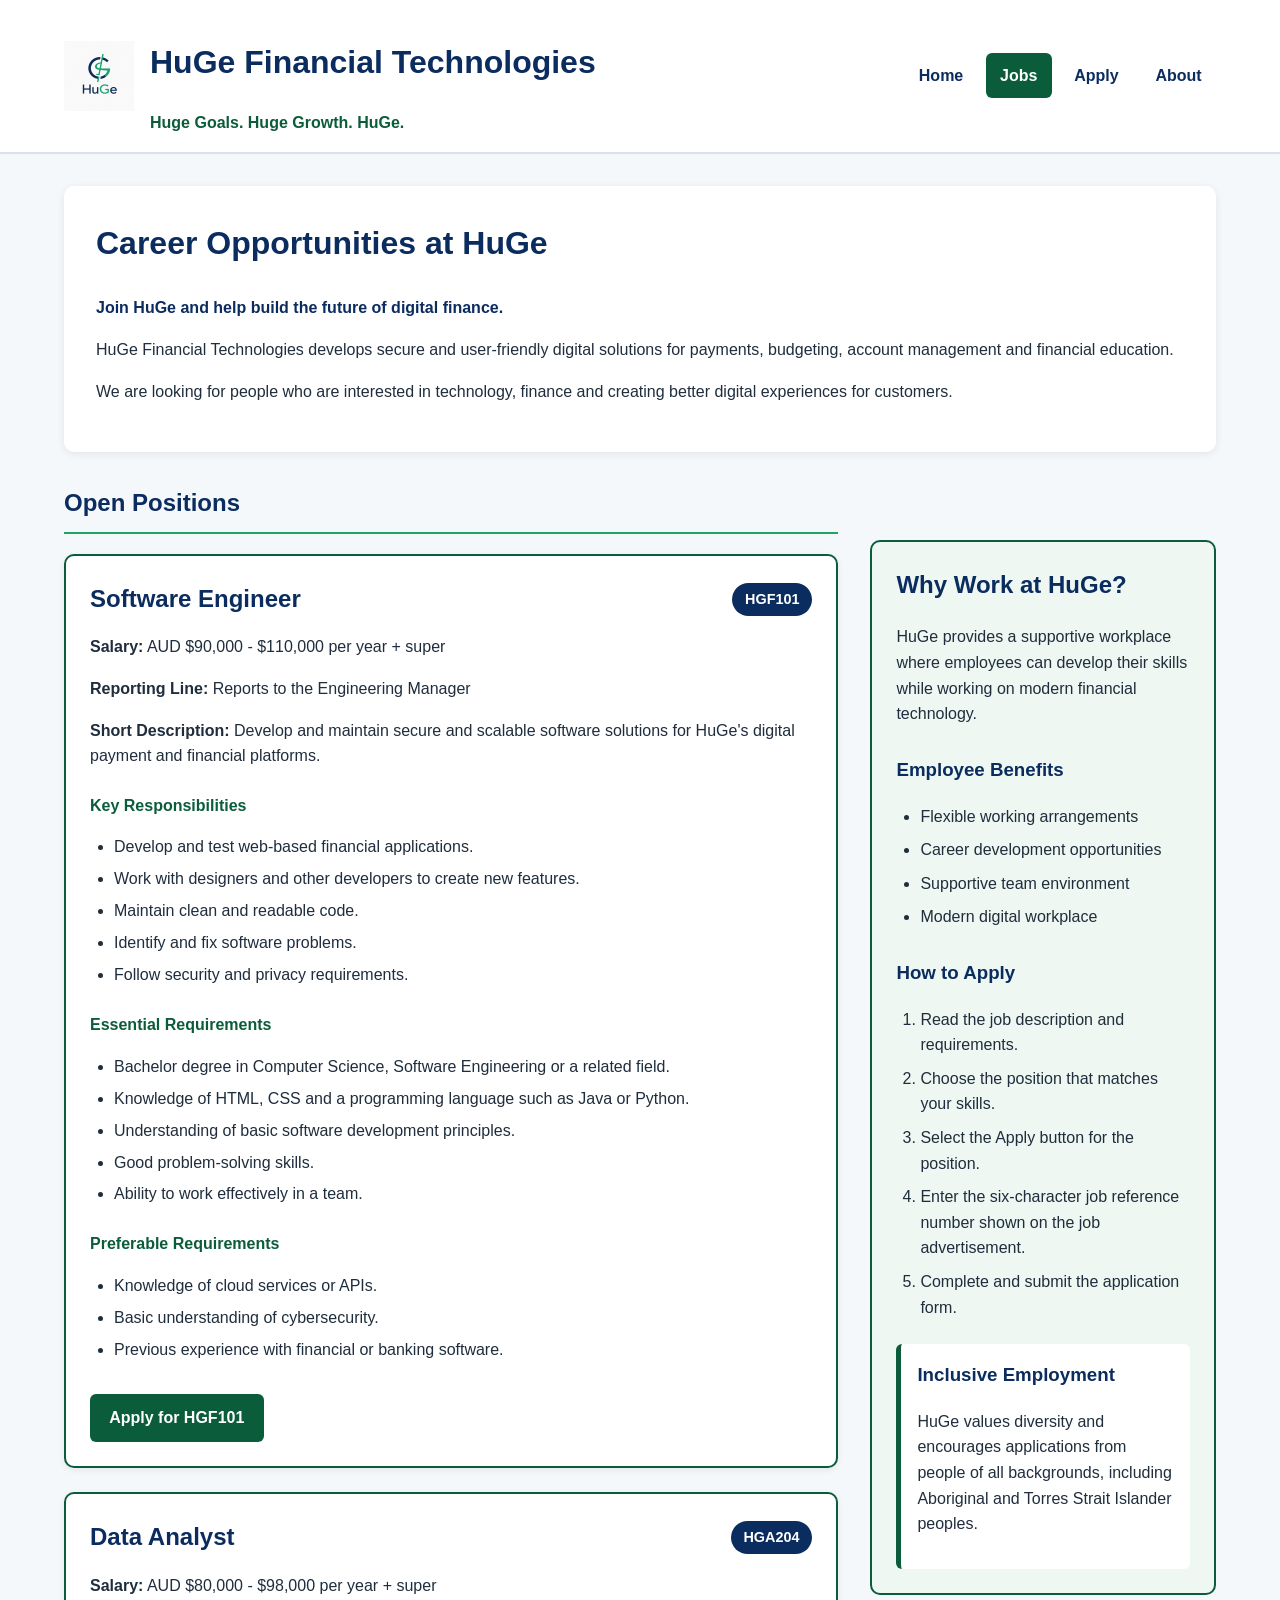
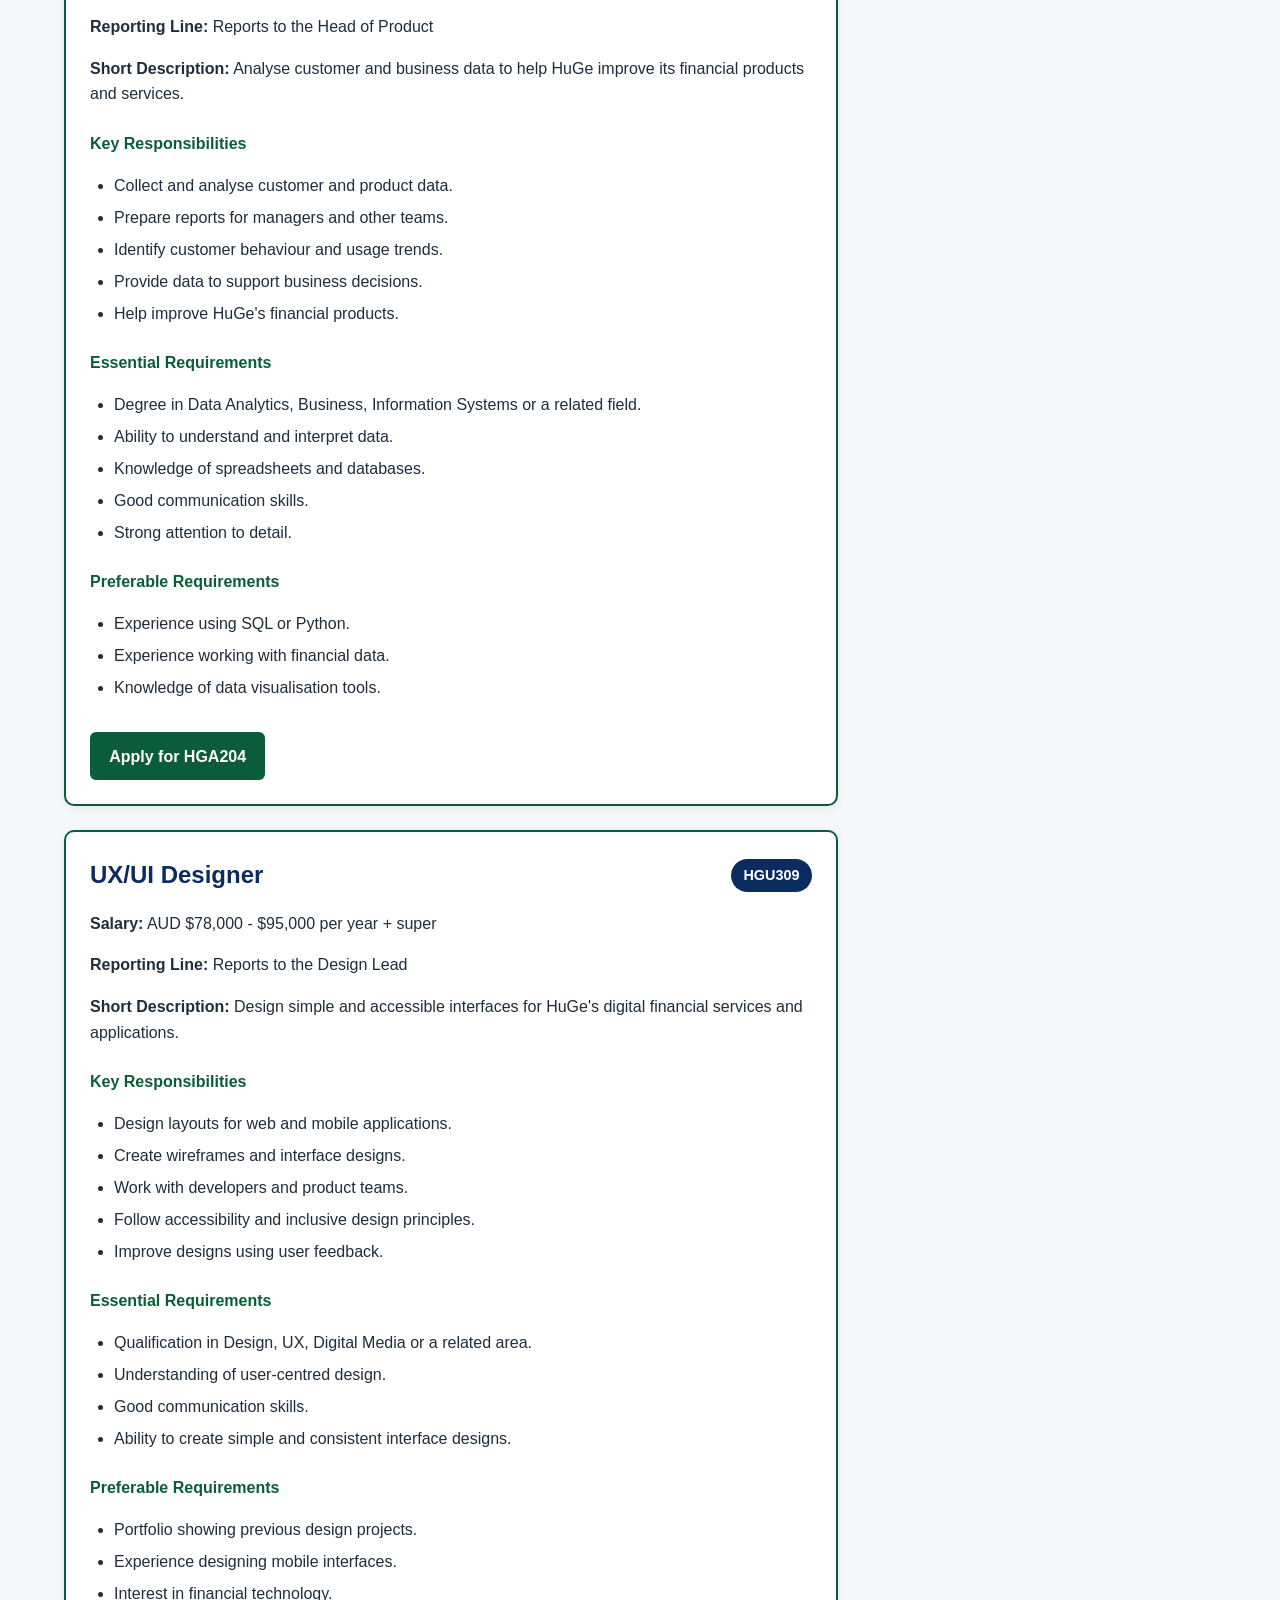
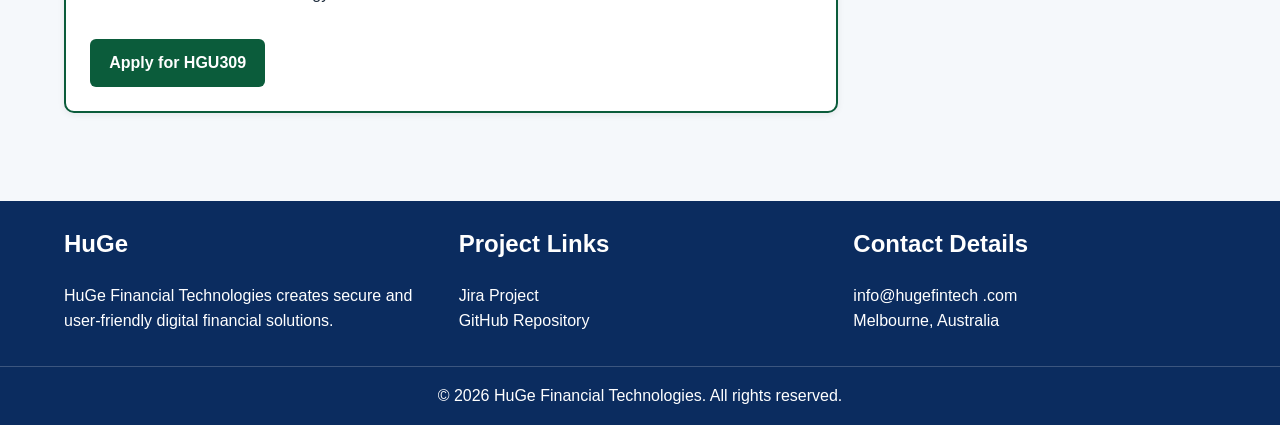
<file: Job.html>
<!DOCTYPE html>
<html lang="en">

<head>
    <meta charset="utf-8" />

    <meta name="viewport" content="width=device-width, initial-scale=1.0" />

    <title>HuGe - Jobs</title>

    <!-- External CSS -->
    <link rel="stylesheet" href="styles/styles.css" />

    <!-- Embedded CSS example -->
    <style>
        .jobs-content > h2 {
            border-bottom: 2px solid #1fa463;
            padding-bottom: 0.4em;
        }
    </style>

</head>


<body>
    <!-- Header -->
    <header>
        <div class="container header-flex">
          <div class="branding">
              <img src="image/Huge.png"
                    alt="HuGe Financial Technologies logo"
                    class="logo" />
              <div>
                  <h1>HuGe Financial Technologies</h1>
                  <p class="tagline">Huge Goals. Huge Growth. HuGe.</p>
              </div>
          </div>
          <!-- Navigation -->
          <nav aria-label="Main navigation">
              <ul class="nav-menu">
                  <li><a href="index.html">Home</a></li>
                  <li><a href="Job.html" aria-current="page">Jobs</a></li>
                  <li><a href="apply.html">Apply</a></li>
                  <li><a href="about.html">About</a></li>
              </ul>
          </nav>
        </div>
    </header>
    <!-- Main Content -->
    <main class="container">


        <!-- Introduction -->
        <section class="page-intro">

            <h2>Career Opportunities at HuGe</h2>

            <!-- Inline CSS example -->
            <p style="font-weight: bold; color: #0b2c5f;">
                Join HuGe and help build the future of digital finance.
            </p>

            <p>
                HuGe Financial Technologies develops secure and user-friendly
                digital solutions for payments, budgeting, account management
                and financial education.
            </p>

            <p>
                We are looking for people who are interested in technology,
                finance and creating better digital experiences for customers.
            </p>

        </section>



        <div class="jobs-layout">


            <!-- Job Listings -->
            <section class="jobs-content">

                <h2>Open Positions</h2>



                <!-- ========================
                     Job 1
                     ======================== -->

                <article class="job-card">


                    <!-- Job title and reference -->
                    <div class="job-heading">

                        <h3>Software Engineer</h3>

                        <span class="job-ref">
                            HGF101
                        </span>

                    </div>


                    <p>
                        <strong>Salary:</strong>
                        AUD $90,000 - $110,000 per year + super
                    </p>

                    <p>
                        <strong>Reporting Line:</strong>
                        Reports to the Engineering Manager
                    </p>

                    <p>
                        <strong>Short Description:</strong>
                        Develop and maintain secure and scalable software
                        solutions for HuGe's digital payment and financial
                        platforms.
                    </p>


                    <section>

                        <h4>Key Responsibilities</h4>

                        <ul>
                            <li>
                                Develop and test web-based financial applications.
                            </li>

                            <li>
                                Work with designers and other developers to
                                create new features.
                            </li>

                            <li>
                                Maintain clean and readable code.
                            </li>

                            <li>
                                Identify and fix software problems.
                            </li>

                            <li>
                                Follow security and privacy requirements.
                            </li>
                        </ul>

                    </section>


                    <section>

                        <h4>Essential Requirements</h4>

                        <ul>
                            <li>
                                Bachelor degree in Computer Science,
                                Software Engineering or a related field.
                            </li>

                            <li>
                                Knowledge of HTML, CSS and a programming
                                language such as Java or Python.
                            </li>

                            <li>
                                Understanding of basic software development
                                principles.
                            </li>

                            <li>
                                Good problem-solving skills.
                            </li>

                            <li>
                                Ability to work effectively in a team.
                            </li>
                        </ul>

                    </section>


                    <section>

                        <h4>Preferable Requirements</h4>

                        <ul>
                            <li>
                                Knowledge of cloud services or APIs.
                            </li>

                            <li>
                                Basic understanding of cybersecurity.
                            </li>

                            <li>
                                Previous experience with financial or banking
                                software.
                            </li>
                        </ul>

                    </section>


                    <!-- Apply Button -->
                    <a class="apply-button"
                       href="apply.html#jobRef">
                        Apply for HGF101
                    </a>


                </article>



                <!-- ========================
                     Job 2
                     ======================== -->

                <article class="job-card">


                    <!-- Job title and reference -->
                    <div class="job-heading">

                        <h3>Data Analyst</h3>

                        <span class="job-ref">
                            HGA204
                        </span>

                    </div>


                    <p>
                        <strong>Salary:</strong>
                        AUD $80,000 - $98,000 per year + super
                    </p>

                    <p>
                        <strong>Reporting Line:</strong>
                        Reports to the Head of Product
                    </p>

                    <p>
                        <strong>Short Description:</strong>
                        Analyse customer and business data to help HuGe
                        improve its financial products and services.
                    </p>


                    <section>

                        <h4>Key Responsibilities</h4>

                        <ul>
                            <li>
                                Collect and analyse customer and product data.
                            </li>

                            <li>
                                Prepare reports for managers and other teams.
                            </li>

                            <li>
                                Identify customer behaviour and usage trends.
                            </li>

                            <li>
                                Provide data to support business decisions.
                            </li>

                            <li>
                                Help improve HuGe's financial products.
                            </li>
                        </ul>

                    </section>


                    <section>

                        <h4>Essential Requirements</h4>

                        <ul>
                            <li>
                                Degree in Data Analytics, Business,
                                Information Systems or a related field.
                            </li>

                            <li>
                                Ability to understand and interpret data.
                            </li>

                            <li>
                                Knowledge of spreadsheets and databases.
                            </li>

                            <li>
                                Good communication skills.
                            </li>

                            <li>
                                Strong attention to detail.
                            </li>
                        </ul>

                    </section>


                    <section>

                        <h4>Preferable Requirements</h4>

                        <ul>
                            <li>
                                Experience using SQL or Python.
                            </li>

                            <li>
                                Experience working with financial data.
                            </li>

                            <li>
                                Knowledge of data visualisation tools.
                            </li>
                        </ul>

                    </section>


                    <!-- Apply Button -->
                    <a class="apply-button"
                       href="apply.html#jobRef">
                        Apply for HGA204
                    </a>


                </article>



                <!-- ========================
                     Job 3
                     ======================== -->

                <article class="job-card">


                    <!-- Job title and reference -->
                    <div class="job-heading">

                        <h3>UX/UI Designer</h3>

                        <span class="job-ref">
                            HGU309
                        </span>

                    </div>


                    <p>
                        <strong>Salary:</strong>
                        AUD $78,000 - $95,000 per year + super
                    </p>

                    <p>
                        <strong>Reporting Line:</strong>
                        Reports to the Design Lead
                    </p>

                    <p>
                        <strong>Short Description:</strong>
                        Design simple and accessible interfaces for HuGe's
                        digital financial services and applications.
                    </p>


                    <section>

                        <h4>Key Responsibilities</h4>

                        <ul>
                            <li>
                                Design layouts for web and mobile applications.
                            </li>

                            <li>
                                Create wireframes and interface designs.
                            </li>

                            <li>
                                Work with developers and product teams.
                            </li>

                            <li>
                                Follow accessibility and inclusive design
                                principles.
                            </li>

                            <li>
                                Improve designs using user feedback.
                            </li>
                        </ul>

                    </section>


                    <section>

                        <h4>Essential Requirements</h4>

                        <ul>
                            <li>
                                Qualification in Design, UX, Digital Media
                                or a related area.
                            </li>

                            <li>
                                Understanding of user-centred design.
                            </li>

                            <li>
                                Good communication skills.
                            </li>

                            <li>
                                Ability to create simple and consistent
                                interface designs.
                            </li>
                        </ul>

                    </section>


                    <section>

                        <h4>Preferable Requirements</h4>

                        <ul>
                            <li>
                                Portfolio showing previous design projects.
                            </li>

                            <li>
                                Experience designing mobile interfaces.
                            </li>

                            <li>
                                Interest in financial technology.
                            </li>
                        </ul>

                    </section>


                    <!-- Apply Button -->
                    <a class="apply-button"
                       href="apply.html#jobRef">
                        Apply for HGU309
                    </a>


                </article>

            </section>



            <!-- Aside -->
            <aside class="jobs-aside">

                <h2>Why Work at HuGe?</h2>

                <p>
                    HuGe provides a supportive workplace where employees can
                    develop their skills while working on modern financial
                    technology.
                </p>


                <h3>Employee Benefits</h3>

                <ul>
                    <li>Flexible working arrangements</li>
                    <li>Career development opportunities</li>
                    <li>Supportive team environment</li>
                    <li>Modern digital workplace</li>
                </ul>


                <h3>How to Apply</h3>

                <ol>

                    <li>
                        Read the job description and requirements.
                    </li>

                    <li>
                        Choose the position that matches your skills.
                    </li>

                    <li>
                        Select the Apply button for the position.
                    </li>

                    <li>
                        Enter the six-character job reference number
                        shown on the job advertisement.
                    </li>

                    <li>
                        Complete and submit the application form.
                    </li>

                </ol>


                <section class="inclusive-note">

                    <h3>Inclusive Employment</h3>

                    <p>
                        HuGe values diversity and encourages applications
                        from people of all backgrounds, including Aboriginal
                        and Torres Strait Islander peoples.
                    </p>

                </section>

            </aside>


        </div>

    </main>



    <!-- Footer -->
    <footer>
        <div class="container footer-grid">
            <!-- Company -->
            <section>
                <h2>HuGe</h2>
                <p>
                    HuGe Financial Technologies creates secure and
                    user-friendly digital financial solutions.
                </p>
            </section>
            <!-- Project Links -->
            <section>
                <h2>Project Links</h2>
                <ul class="footer-links">
                    <li>
                        <a href="https://loolsinhak.atlassian.net/jira/software/projects/HUGE/boards/36?filter=&groupBy=none&atlOrigin=eyJpIjoiY2U0YTI4OTQyZjMxNDU3YTk3YmVjM2NkNTJiMGJhMjkiLCJwIjoiaiJ9" target="_blank" rel="noopener">Jira Project</a>
                    </li>
                    <li>
                        <a href="https://github.com/106637569/HuGe" target="_blank" rel="noopene">GitHub Repository</a>
                    </li>
                </ul>
            </section>
            <!-- Contact Details -->
            <section>
                <h2>Contact Details</h2>
                <ul class="footer-links">
                    <li>
                        <a href="mailto:info@hugefintech.com">info@hugefintech .com</a>
                    </li>
                    <li>
                        Melbourne, Australia
                    </li>
                </ul>
            </section>
        </div>
        <p class="footer-copy">
            &copy; 2026 HuGe Financial Technologies. All rights reserved.
        </p>
    </footer>


</body>

</html>
</file>
<file: styles/styles.css>
/* =========================================
   HuGe Financial Technologies
   Shared stylesheet for all pages
   ========================================= */


/* =========================================
   1. General website styles
   ========================================= */

* {
    box-sizing: border-box;
}

body {
    margin: 0;
    font-family: Arial, Helvetica, sans-serif;
    line-height: 1.6;
    background-color: #f5f8fb;
    color: #1f2d3d;
}

img {
    max-width: 100%;
    height: auto;
}

a {
    color: #0b5c3b;
}

a:hover {
    color: #0b5c3b;
}

.container,
.wrap {
    width: 90%;
    max-width: 1200px;
    margin: 0 auto;
}

main {
    padding: 2em 0;
}

h1,
h2,
h3,
h4 {
    color: #0b2c5f;
}

h2 {
    margin-top: 1.5em;
}


/* =========================================
   2. Header
   Used for all pages
   ========================================= */

header {
    background-color: #ffffff;
    border-bottom: 2px solid #d9e2ec;
    padding: 1em 0;
}

.header-flex {
    display: flex;
    justify-content: space-between;
    align-items: center;
    gap: 1em;
    flex-wrap: nowrap;
}

.branding {
    display: flex;
    align-items: center;
    gap: 1em;
    min-width: 0;
}

.logo {
    width: 70px;
    height: auto;
}

.site-title {
    margin: 0;
    font-size: 1.8em;
    font-weight: bold;
    white-space: nowrap;
    color: #0b2c5f;
}

.tagline {
    margin: 0.2em 0 0;
    color: #0b5c3b;
    font-weight: bold;
}


/* =========================================
   3. Navigation
   ========================================= */

.nav-menu {
    list-style: none;
    margin: 0;
    padding: 0;
    display: flex;
    flex-wrap: nowrap;
    gap: 0.5em;
}

.nav-menu a {
    display: block;
    text-decoration: none;
    color: #0b2c5f;
    font-weight: bold;
    padding: 0.6em 0.9em;
    border-radius: 6px;
}

.nav-menu a:hover,
.nav-menu a[aria-current="page"] {
    background-color: #0b5c3b;
    color: #ffffff;
}

/* =========================================
   4. Home page
   ========================================= */

.page-intro {
    background-color: #ffffff;
    padding: 2em;
    border-radius: 10px;
    margin-bottom: 2em;
    box-shadow: 0 2px 8px rgba(0, 0, 0, 0.08);
}

.page-intro h1,
.page-intro h2 {
    margin-top: 0;
    font-size: 2em;
}


/* CSS background graphic required for index.html */

.home-section {
    padding: 2em 0;

    background-image:
        radial-gradient(circle at 90% 20%, rgba(22, 140, 89, 0.12) 0 80px, transparent 81px),
        radial-gradient(circle at 5% 90%, rgba(11, 44, 95, 0.08) 0 100px, transparent 101px);

    border-radius: 12px;
}

.value-grid {
    display: grid;
    grid-template-columns: repeat(3, 1fr);
    gap: 1.5em;
}

.value-card {
    background-color: #ffffff;
    padding: 1.5em;
    border: 1px solid #d9e2ec;
    border-radius: 10px;
}

.value-card h3 {
    margin-top: 0;
    color: #0b5c3b;
}

.value-card:hover {
    border-color: #0b5c3b;
    box-shadow: 0 3px 10px rgba(0, 0, 0, 0.1);
}


/* Meet the team link */

.mtt {
    text-decoration: none;
    background-color: #0b5c3b;
    color: #ffffff;
    padding: 0.7em 1.1em;
    border-radius: 6px;
    font-weight: bold;
}

.mtt:hover {
    background-color: #0b5c3b;
    color: #ffffff;
}


/* =========================================
   5. Tables
   Used by index.html and about.html
   ========================================= */

.table-wrap {
    overflow-x: auto;
    margin: 1.5em 0;
}

.data-table {
    width: 100%;
    border-collapse: collapse;
    background-color: #ffffff;
}

.data-table caption {
    font-weight: bold;
    padding: 0.8em;
    color: #0b2c5f;
}

.data-table th,
.data-table td {
    border: 1px solid #ccd6dd;
    padding: 0.8em;
    text-align: left;
}

.data-table thead {
    background-color: #0b2c5f;
    color: #ffffff;
}

.data-table thead th {
    color: #ffffff;
}

.data-table tbody tr:hover {
    background-color: #eef7f1;
}


/* =========================================
   6. Home page call to action
   ========================================= */

.home-cta {
    background-color: #0b2c5f;
    color: #ffffff;
    padding: 2em;
    margin: 2em 0;
    border-radius: 10px;
    text-align: center;
}

.home-cta h2 {
    color: #ffffff;
    margin-top: 0;
}

.home-cta a {
    display: inline-block;
    background-color: #0b5c3b;
    color: #ffffff;
    text-decoration: none;
    padding: 0.8em 1.3em;
    border-radius: 6px;
    font-weight: bold;
}

.home-cta a:hover {
    background-color: #20a56b;
}

.acknowledgement {
    background-color: #eef7f1;
    border-left: 5px solid #0b5c3b;
    padding: 1.5em;
    margin: 2em 0;
    border-radius: 6px;
}

.acknowledgement h2 {
    margin-top: 0;
}


/* =========================================
   Jobs Page
   ========================================= */

.jobs-layout {
    display: flex;
    gap: 2em;
    align-items: flex-start;
}

.jobs-content {
    flex: 3;
}

.jobs-content > h2 {
    color: #0b2c5f;
    margin-top: 0;
}


/* =========================================
   Job Cards
   ========================================= */

.job-card {
    background-color: #ffffff;

    border: 2px solid #0b5c3b;
    border-radius: 10px;

    padding: 1.5em;
    margin-bottom: 1.5em;

    box-shadow: 0 2px 7px rgba(0, 0, 0, 0.07);
}

.job-card:hover {
    box-shadow: 0 5px 13px rgba(0, 0, 0, 0.12);
}


/* Job title and reference number */

.job-heading {
    display: flex;

    justify-content: space-between;
    align-items: center;

    gap: 1em;

    margin-bottom: 1em;
}

.job-heading h3 {
    color: #0b2c5f;

    font-size: 1.5em;

    margin: 0;
}


/* Blue reference number bubble */

.job-ref {
    background-color: #0b2c5f;
    color: #ffffff;

    padding: 0.35em 0.9em;

    border-radius: 20px;

    font-weight: bold;
    font-size: 0.9em;

    white-space: nowrap;
}


.job-card h4 {
    color: #0b5c3b;

    margin-top: 1.5em;
    margin-bottom: 0.5em;
}


.job-card p {
    margin-bottom: 1em;
}


.job-card ul {
    padding-left: 1.5em;
}


.job-card li {
    margin-bottom: 0.4em;
}


/* =========================================
   Apply Button
   ========================================= */

.apply-button {
    display: inline-block;

    background-color: #0b5c3b;
    color: #ffffff;

    text-decoration: none;
    font-weight: bold;

    padding: 0.7em 1.2em;

    margin-top: 1em;

    border-radius: 6px;
}


.apply-button:hover {
    background-color: #0b5c3b;
    color: #ffffff;
}


/* =========================================
   Jobs Aside
   ========================================= */

.jobs-aside {
    width: 30%;

    flex-shrink: 0;

    background-color: #eef7f1;

    border: 2px solid #0b5c3b;
    border-radius: 10px;

    padding: 1.5em;

    margin-top: 3.5em;
}


.jobs-aside h2 {
    color: #0b2c5f;
    margin-top: 0;
}


.jobs-aside h3 {
    color: #0b2c5f;
    margin-top: 1.5em;
}


.jobs-aside ul,
.jobs-aside ol {
    padding-left: 1.5em;
}


.jobs-aside li {
    margin-bottom: 0.5em;
}


/* Inclusive employment box */

.inclusive-note {
    margin-top: 1.5em;

    background-color: #ffffff;

    padding: 1em;

    border-left: 5px solid #0b5c3b;
    border-radius: 6px;
}


.inclusive-note h3 {
    margin-top: 0;
}


/* =========================================
   9. Application page
   ========================================= */

.form-container {
    width: 90%;
    max-width: 900px;
    margin: 2em auto;
    background-color: #ffffff;
    padding: 2em;
    border-radius: 10px;
    box-shadow: 0 2px 10px rgba(0, 0, 0, 0.1);
}

.form-container h1 {
    color: #0b2c5f;
    text-align: center;
    margin-top: 0;
}


/* Form uses Flexbox */

.form-row {
    display: flex;
    gap: 1.5em;
}

.form-row .form-group {
    flex: 1;
}

.form-group {
    margin-bottom: 1.3em;
}

.form-group label,
.form-group legend {
    font-weight: bold;
    color: #0b2c5f;
}

input,
select,
textarea {
    width: 100%;
    padding: 0.75em;

    margin-top: 0.3em;

    border: 1px solid #aab8c2;
    border-radius: 5px;

    font-family: inherit;
    font-size: 1em;

    background-color: #ffffff;
}

input:focus,
select:focus,
textarea:focus {
    outline: 3px solid rgba(22, 140, 89, 0.2);
    border-color: #0b5c3b;
}

textarea {
    resize: vertical;
}


/* Required symbol */

.required {
    color: #b00020;
}


/* Small help text */

.hint {
    display: block;
    color: #5c6770;
    margin-top: 0.25em;
}


/* Gender and skills fieldsets */

fieldset {
    border: 1px solid #ccd6dd;
    border-radius: 6px;
    padding: 1em;
}

.gender-group,
.skills-group {
    margin-bottom: 1.3em;
}


/* Radio buttons */

.radio-group {
    display: flex;
    flex-wrap: wrap;
    gap: 1em;
}

.radio-option {
    display: flex;
    align-items: center;
    gap: 0.4em;
}

.radio-option input {
    width: auto;
    margin: 0;
}


/* Skill list uses CSS Grid */

.checkbox-grid {
    display: grid;
    grid-template-columns: repeat(4, 1fr);
    gap: 0.8em;
}

.checkbox-option {
    display: flex;
    align-items: center;
    gap: 0.4em;
}

.checkbox-option input {
    width: auto;
    margin: 0;
}


/* Submit and reset buttons */

.submit-group {
    display: flex;
    gap: 1em;
    justify-content: center;
    margin-top: 2em;
}

.submit-btn,
.reset-btn {
    border: none;
    border-radius: 6px;

    padding: 0.8em 1.4em;

    font-size: 1em;
    font-weight: bold;

    cursor: pointer;
}

.submit-btn {
    background-color: #0b5c3b;
    color: #ffffff;
}

.submit-btn:hover {
    background-color: #0b5c3b;
}

.reset-btn {
    background-color: #e3e8ec;
    color: #1f2d3d;
}

.reset-btn:hover {
    background-color: #ccd6dd;
}


/* =========================================
   10. About page
   ========================================= */

.about-hero {
    background-color: #eef7f1;
    padding: 2.5em 0;
    border-bottom: 1px solid #cfe5d6;
}

.about-hero h1 {
    margin-top: 0;
    font-size: 2.2em;
}

.section {
    padding-top: 1em;
    padding-bottom: 2em;
}


/* Group nested list */

.team-nested-list {
    background-color: #ffffff;
    border-left: 5px solid #0b5c3b;
    padding: 1.3em 1.3em 1.3em 2.5em;
    border-radius: 6px;
}


/* Member contributions */

.contribution-list {
    background-color: #ffffff;
    border: 1px solid #d9e2ec;
    border-radius: 8px;
    padding: 1.5em;
}

.contribution-list dt {
    font-weight: bold;
    color: #0b2c5f;
    margin-top: 1em;
}

.contribution-list dt:first-child {
    margin-top: 0;
}

.contribution-list dd {
    margin: 0.3em 0 1em 1.5em;
}


/* Student IDs */

.student-id {
    color: #0b5c3b;
    font-family: monospace;
    background-color: #eef7f1;
    padding: 0.15em 0.4em;
    border-radius: 4px;
}


/* Member quotes */

.quote-list {
    display: grid;
    grid-template-columns: repeat(2, 1fr);
    gap: 1em;
}

.member-quote {
    margin: 0;
    padding: 1.3em;

    background-color: #ffffff;

    border-left: 4px solid #0b5c3b;
    border-radius: 6px;
}

.member-quote .original {
    color: #0b5c3b;
    font-weight: bold;
}

.member-quote .translation {
    margin: 0.6em 0 0;
}

.member-quote .lang-label {
    font-size: 0.85em;
    color: #5c6770;
}

.member-quote footer {
    margin-top: 0.8em;
    font-size: 0.9em;
    color: #5c6770;
}


/* Group figure */

.team-figure {
    margin: 1.5em auto;
    background-color: #ffffff;
    padding: 1em;
    border: 1px solid #d9e2ec;
    border-radius: 8px;
}

.team-figure img {
    display: block;
    width: 100%;
    border-radius: 5px;
}

.team-figure figcaption {
    text-align: center;
    padding-top: 0.7em;
    font-size: 0.9em;
    color: #5c6770;
}


/* About page table */

.fun-facts tbody tr:hover {
    background-color: #dff3e7;
}

.fun-fact-figure {
    font-weight: bold;
    color: #0b5c3b;
}


/* =========================================
   11. Footer
   index.html and jobs.html
   ========================================= */

body > footer:not(.site-footer) {
    background-color: #0b2c5f;
    color: #ffffff;
    margin-top: 2em;
    padding-top: 1.5em;
}

.footer-grid {
    display: flex;
    justify-content: space-between;
    gap: 2em;
    flex-wrap: wrap;
}

.footer-grid section {
    flex: 1;
    min-width: 220px;
}

.footer-grid h2 {
    color: #ffffff;
    margin-top: 0;
}

.footer-links {
    list-style: none;
    padding: 0;
}

.footer-links a {
    color: #ffffff;
    text-decoration: none;
}

.footer-links a:hover {
    text-decoration: underline;
}

.footer-copy {
    text-align: center;
    padding: 1em;
    margin: 1em 0 0;
    border-top: 1px solid rgba(255, 255, 255, 0.2);
}


/* =========================================
   12. About page footer
   ========================================= */

.site-footer {
    background-color: #0b2c5f;
    color: #ffffff;
    padding: 2em 0 0;
}

.site-footer .wrap {
    display: grid;
    grid-template-columns: repeat(3, 1fr);
    gap: 2em;
}

.site-footer h4 {
    color: #ffffff;
    margin-top: 0;
}

.site-footer ul {
    list-style: none;
    padding: 0;
}

.site-footer a {
    color: #ffffff;
}

.footer-bottom {
    text-align: center;
    padding: 1em;
    margin: 1.5em 0 0;
    border-top: 1px solid rgba(255, 255, 255, 0.2);
}


/* =========================================
   13. Responsive design
   Tablets
   ========================================= */

@media screen and (max-width: 900px) {

    .jobs-content {
        width: 100%;
    }

    .jobs-layout {
        flex-direction: column;
    }

    .jobs-aside {
        width: 100%;
        margin-top: 0;
    }

    .value-grid {
        grid-template-columns: 1fr;
    }

    .checkbox-grid {
        grid-template-columns: repeat(2, 1fr);
    }

    .quote-list {
        grid-template-columns: 1fr;
    }

    .site-footer .wrap {
        grid-template-columns: 1fr;
    }
}


/* =========================================
   14. Responsive design
   Mobile phones
   ========================================= */

@media screen and (max-width: 600px) {

    .container,
    .wrap {
        width: 94%;
    }

    main {
        padding: 1em 0;
    }

    .header-flex,
    .site-header .wrap {
        flex-direction: column;
        align-items: flex-start;
    }

    .site-title {
        font-size: 1.3em;
    }

    .logo {
        width: 55px;
    }

    .nav-menu,
    .main-nav ul {
        flex-direction: column;
        width: 100%;
    }

    .nav-menu li,
    .main-nav li {
        width: 100%;
    }

    .nav-menu a,
    .main-nav a {
        width: 100%;
    }

    .page-intro {
        padding: 1.2em;
    }

    .job-card {
        padding: 1.1em;
    }

    .job-heading {
        align-items: flex-start;
    }

    .job-heading h3 {
        font-size: 1.3em;
    }

    .job-ref {
        font-size: 0.8em;
    }

    .apply-button {
        width: 100%;
        text-align: center;
    }

    .form-container {
        width: 94%;
        padding: 1.2em;
    }

    .form-row {
        flex-direction: column;
        gap: 0;
    }

    .checkbox-grid {
        grid-template-columns: 1fr;
    }

    .radio-group {
        flex-direction: column;
    }

    .submit-group {
        flex-direction: column;
    }

    .submit-btn,
    .reset-btn {
        width: 100%;
    }

    .footer-grid {
        flex-direction: column;
    }
}

/* =========================================
   Accessibility: visible keyboard focus for all links and buttons
   ========================================= */

a:focus-visible,
button:focus-visible,
input:focus-visible,
select:focus-visible,
textarea:focus-visible {
    outline: 3px solid #0b2c5f;
    outline-offset: 2px;
}

/* =========================================
   EOI result page (process_eoi.php)
   ========================================= */

/* Success: thank-you line */
.eoi-result .eoi-lead {
    font-size: 1.15em;
}

/* Success: the EOI number box */
.eoi-result .eoi-number {
    background-color: #eaf4ee;
    border-left: 5px solid #206d4d;
    border-radius: 6px;
    padding: 0.8em 1em;
    font-size: 1.2em;
}

/* Errors: the list of problems */
.eoi-errors {
    background-color: #fdf0ef;
    border-left: 5px solid #b3261e;
    border-radius: 6px;
    padding: 1em 1em 1em 2.2em;
}

.eoi-errors li {
    margin: 0.3em 0;
}

/* Button row at the bottom ("Back to ...") */
.eoi-actions {
    margin-top: 1.5em;
}

.eoi-actions .apply-button {
    display: inline-block;
}

/* =========================================
   Burger menu (CSS only, no JavaScript)
   Hidden on desktop and tablet; shown at 600px and below
   ========================================= */

.nav-toggle,
.nav-toggle-label {
    display: none;
}

.visually-hidden {
    position: absolute;
    width: 1px;
    height: 1px;
    overflow: hidden;
    clip: rect(0 0 0 0);
    white-space: nowrap;
}

@media screen and (max-width: 600px) {

    .header-flex {
        position: relative;
    }

    .branding {
        padding-right: 3.5em;
    }

    nav[aria-label="Main navigation"] {
        width: 100%;
    }

    /* the checkbox stays in the page (so keyboards can reach it) but is invisible */
    .nav-toggle {
        display: block;
        position: absolute;
        top: 0.4em;
        right: 0;
        width: 3em;
        height: 3em;
        margin: 0;
        opacity: 0;
        cursor: pointer;
        z-index: 2;
    }

    .nav-toggle-label {
        display: flex;
        align-items: center;
        justify-content: center;
        position: absolute;
        top: 0.4em;
        right: 0;
        width: 3em;
        height: 3em;
        border: 2px solid #0b2c5f;
        border-radius: 6px;
        background-color: #ffffff;
    }

    /* three bars drawn with one element plus its two pseudo-elements */
    .burger-bars,
    .burger-bars::before,
    .burger-bars::after {
        display: block;
        width: 1.5em;
        height: 3px;
        background-color: #0b2c5f;
        border-radius: 2px;
        transition: transform 0.2s ease, background-color 0.2s ease;
    }

    .burger-bars {
        position: relative;
    }

    .burger-bars::before,
    .burger-bars::after {
        content: "";
        position: absolute;
        left: 0;
    }

    .burger-bars::before {
        top: -0.5em;
    }

    .burger-bars::after {
        top: 0.5em;
    }

    /* open state: bars turn into an X */
    .nav-toggle:checked + .nav-toggle-label .burger-bars {
        background-color: transparent;
    }

    .nav-toggle:checked + .nav-toggle-label .burger-bars::before {
        top: 0;
        transform: rotate(45deg);
    }

    .nav-toggle:checked + .nav-toggle-label .burger-bars::after {
        top: 0;
        transform: rotate(-45deg);
    }

    .nav-toggle:focus-visible + .nav-toggle-label {
        outline: 3px solid #0b2c5f;
        outline-offset: 2px;
    }

    /* menu is hidden until the checkbox is ticked */
    .nav-menu {
        display: none;
        flex-direction: column;
        width: 100%;
        margin-top: 0.5em;
    }

    .nav-toggle:checked ~ .nav-menu {
        display: flex;
    }
}


/* =========================================
   Responsive branding
   Tablet and smaller: hide the tagline and "Financial Technologies",
   leaving only the logo and "HuGe" so the nav stays on one row
   ========================================= */

@media screen and (max-width: 950px) {

    .brand-extra,
    .tagline {
        display: none;
    }
}

@media screen and (min-width: 601px) and (max-width: 950px) {

    .site-title {
        font-size: 1.6em;
    }
}


/* =========================================
   Phones: plenty of room beside the burger button, so show the full
   company name again (tagline stays hidden) and let the title wrap
   ========================================= */

@media screen and (max-width: 600px) {

    .brand-extra {
        display: inline;
    }

    .site-title {
        white-space: normal;
        font-size: 1.15em;
        line-height: 1.25;
    }
}
</file>
